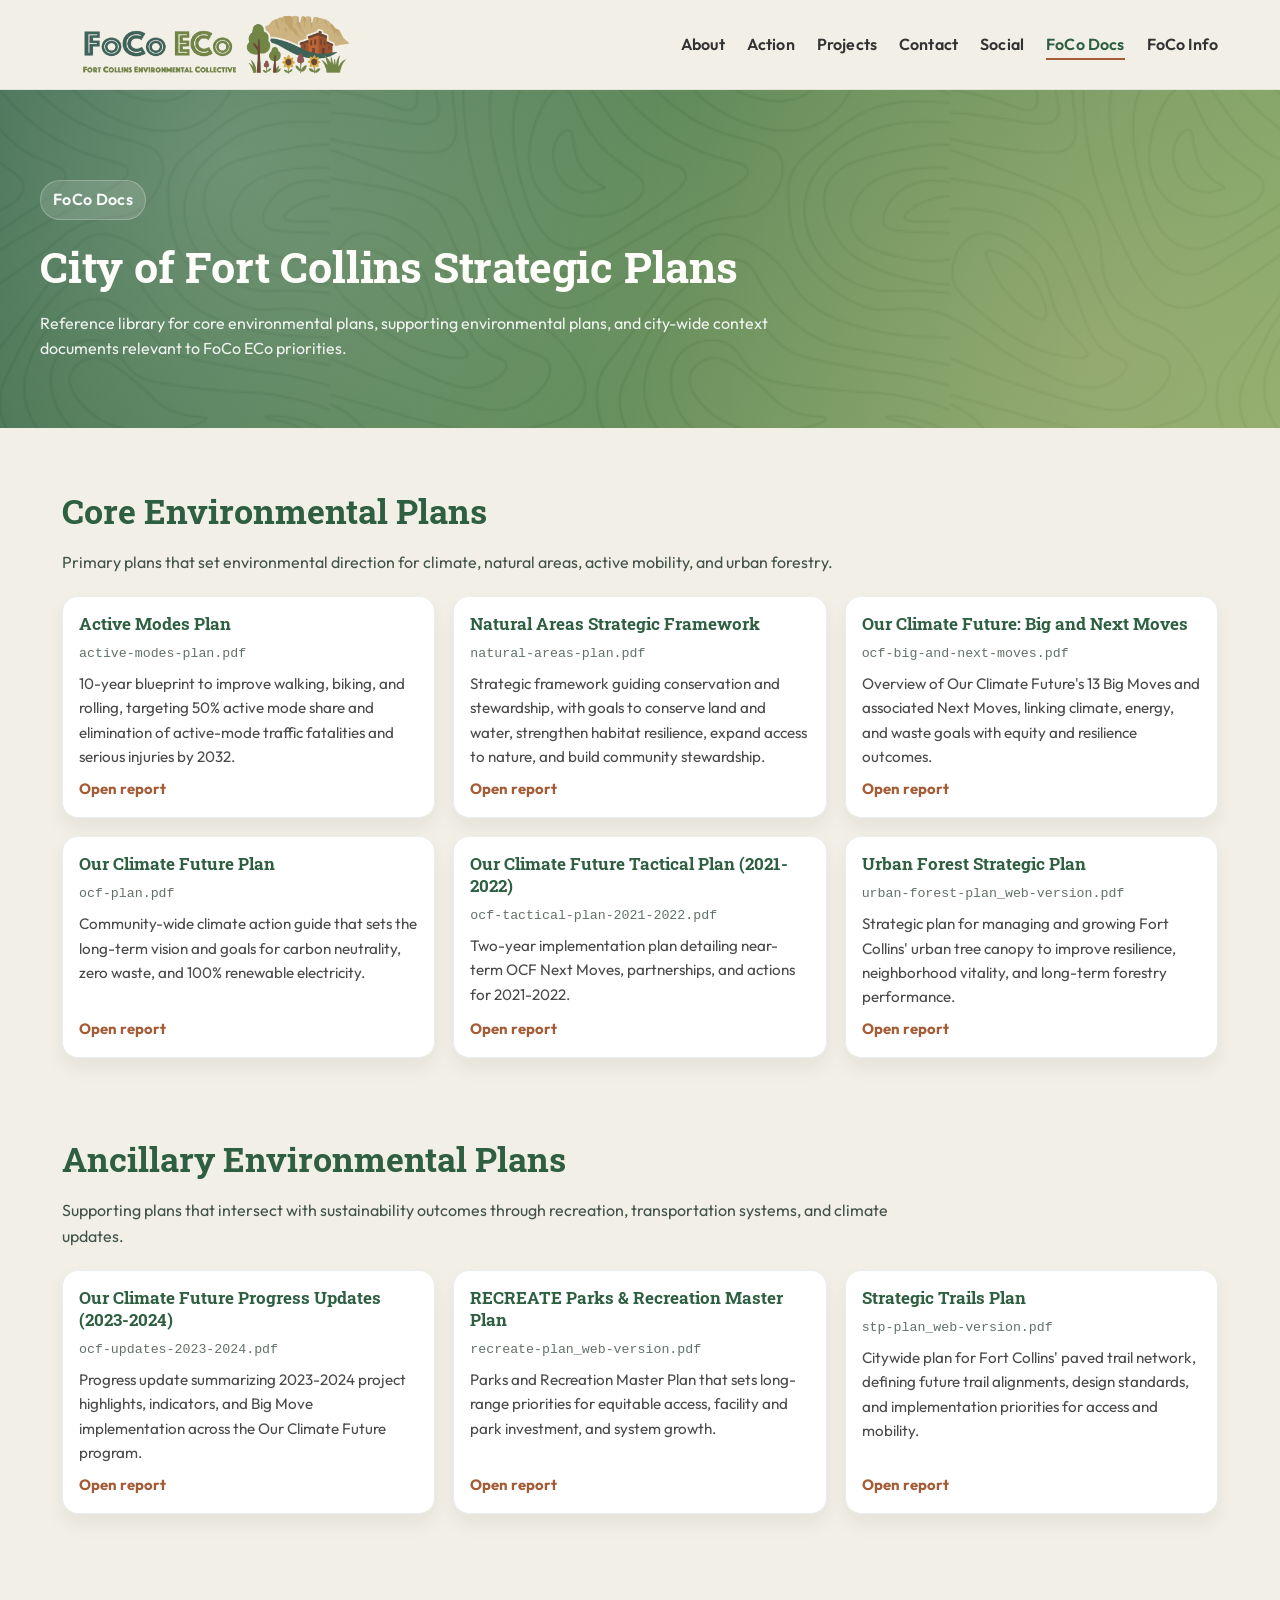
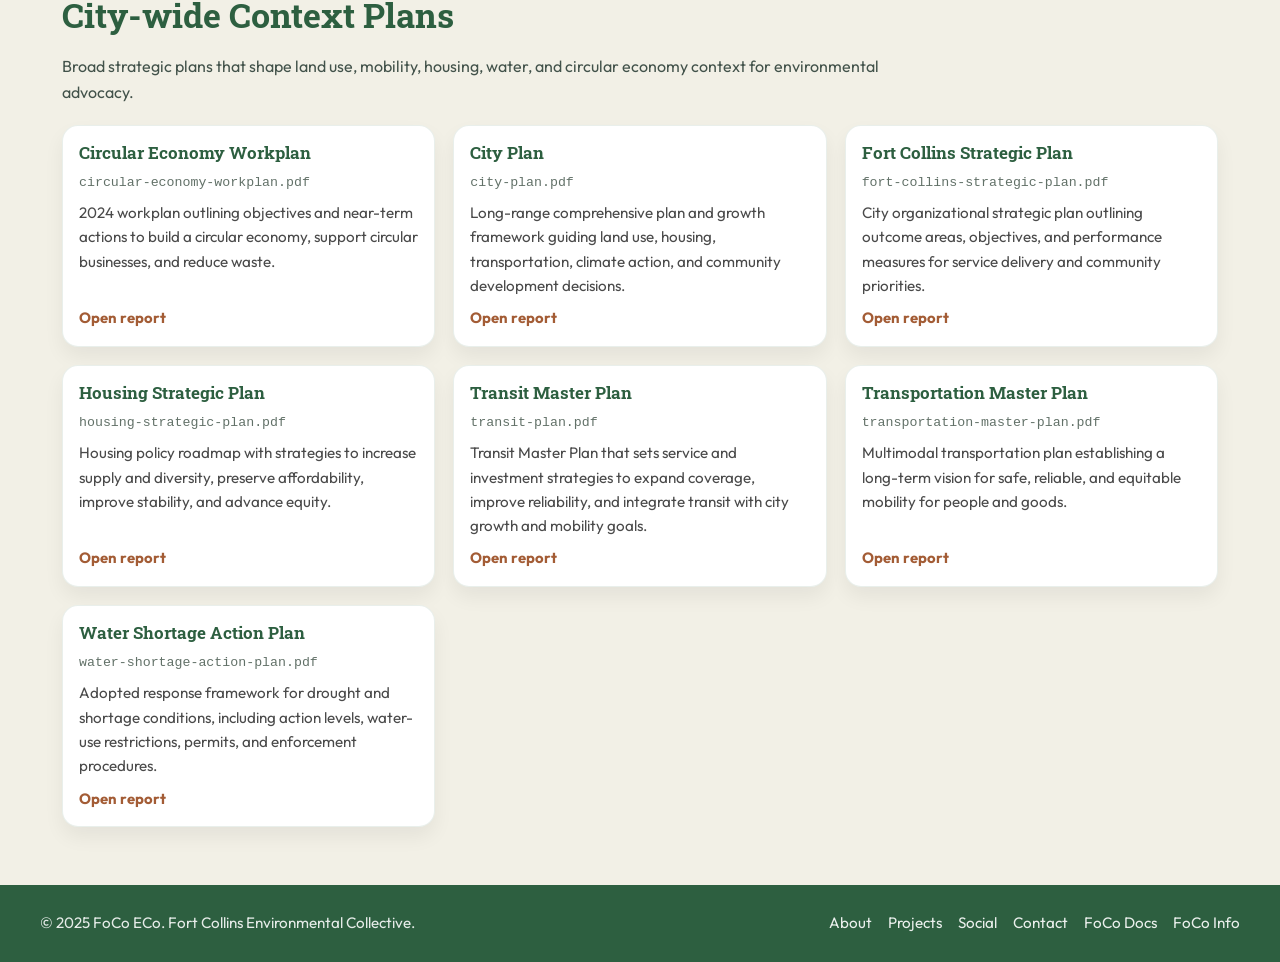
<file: foco-docs.html>
<!DOCTYPE html>
<html lang="en">
<head>
  <meta charset="UTF-8">
  <meta name="viewport" content="width=device-width, initial-scale=1.0">
  <title>FoCo Docs | Fort Collins Environmental Collective</title>
  <meta name="description" content="FoCo Docs is a reference library of Fort Collins strategic plans covering climate, natural areas, transportation, housing, water, and related policy context.">
  <meta name="robots" content="index,follow,max-image-preview:large,max-snippet:-1,max-video-preview:-1">
  <link rel="canonical" href="https://foco-eco.org/foco-docs.html">
  <meta property="og:type" content="website">
  <meta property="og:site_name" content="FoCo ECo">
  <meta property="og:locale" content="en_US">
  <meta property="og:title" content="FoCo Docs | Fort Collins Environmental Collective">
  <meta property="og:description" content="Reference library of Fort Collins strategic plans covering climate, natural areas, transportation, housing, water, and related policy context.">
  <meta property="og:url" content="https://foco-eco.org/foco-docs.html">
  <meta property="og:image" content="https://foco-eco.org/img/banner.jpg">
  <meta name="twitter:card" content="summary_large_image">
  <meta name="twitter:title" content="FoCo Docs | Fort Collins Environmental Collective">
  <meta name="twitter:description" content="Reference library of Fort Collins strategic plans covering climate, natural areas, transportation, housing, water, and related policy context.">
  <meta name="twitter:image" content="https://foco-eco.org/img/banner.jpg">
  <meta name="theme-color" content="#2D5F40">
  <link rel="manifest" href="img/site.webmanifest">
  <link rel="preconnect" href="https://fonts.googleapis.com">
  <link rel="preconnect" href="https://fonts.gstatic.com" crossorigin>
  <link href="https://fonts.googleapis.com/css2?family=Roboto+Slab:wght@100..900&family=Outfit:wght@400;600;700&display=swap" rel="stylesheet">
  <link rel="stylesheet" href="style.css">
  <link rel="icon" type="image/png" href="img/favicon_32.png">
  <script type="application/ld+json">
    {
      "@context": "https://schema.org",
      "@graph": [
        {
          "@type": "Organization",
          "@id": "https://foco-eco.org/#organization",
          "name": "Fort Collins Environmental Collective",
          "alternateName": "FoCo ECo",
          "url": "https://foco-eco.org/",
          "logo": "https://foco-eco.org/img/FoCoECo_Logo_Trans_H.png",
          "email": "mailto:ericjensen41@gmail.com",
          "sameAs": [
            "https://focoeco.substack.com/",
            "https://app.foco-eco.org"
          ]
        },
        {
          "@type": "WebSite",
          "@id": "https://foco-eco.org/#website",
          "url": "https://foco-eco.org/",
          "name": "FoCo ECo",
          "inLanguage": "en-US",
          "publisher": {
            "@id": "https://foco-eco.org/#organization"
          }
        },
        {
          "@type": "CollectionPage",
          "@id": "https://foco-eco.org/foco-docs.html#webpage",
          "url": "https://foco-eco.org/foco-docs.html",
          "name": "FoCo Docs | Fort Collins Environmental Collective",
          "description": "FoCo Docs is a reference library of Fort Collins strategic plans covering climate, natural areas, transportation, housing, water, and related policy context.",
          "isPartOf": {
            "@id": "https://foco-eco.org/#website"
          },
          "about": {
            "@id": "https://foco-eco.org/#organization"
          }
        }
      ]
    }
  </script>
</head>
<body>
  <header id="top">
    <div class="nav">
      <a class="brand" href="index.html#top">
        <img src="img/FoCoECo_Logo_Trans_H.png" alt="FoCo ECo logo" width="3973" height="811">
      </a>
      <nav aria-label="Main navigation">
        <ul>
          <li><a href="index.html#about">About</a></li>
          <li><a href="index.html#up-to">Action</a></li>
          <li><a href="index.html#projects">Projects</a></li>
          <li><a href="index.html#contact">Contact</a></li>
          <li><a href="index.html#social">Social</a></li>
          <li><a href="foco-docs.html" aria-current="page">FoCo Docs</a></li>
          <li><a href="https://app.foco-eco.org" target="_blank" rel="noopener noreferrer">FoCo Info</a></li>
        </ul>
      </nav>
      <button class="menu-toggle" aria-expanded="false" aria-controls="mobile-menu" aria-label="Toggle menu">☰</button>
    </div>
  </header>

  <div class="mobile-menu" id="mobile-menu">
    <a href="index.html#about">About</a>
    <a href="index.html#up-to">Action</a>
    <a href="index.html#projects">Projects</a>
    <a href="index.html#contact">Contact</a>
    <a href="index.html#social">Social</a>
    <a href="foco-docs.html" aria-current="page">FoCo Docs</a>
    <a href="https://app.foco-eco.org" target="_blank" rel="noopener noreferrer">FoCo Info</a>
  </div>

  <main>
    <section class="docs-hero">
      <div class="docs-hero-inner">
        <div class="eyebrow">FoCo Docs</div>
        <h1>City of Fort Collins Strategic Plans</h1>
        <p>Reference library for core environmental plans, supporting environmental plans, and city-wide context documents relevant to FoCo ECo priorities.</p>
      </div>
    </section>

    <section class="section docs-section" id="core-environmental" aria-labelledby="core-environmental-title">
      <div class="docs-section-heading">
        <h2 id="core-environmental-title">Core Environmental Plans</h2>
        <p>Primary plans that set environmental direction for climate, natural areas, active mobility, and urban forestry.</p>
      </div>
      <div class="docs-grid">
        <article class="doc-card" aria-label="Open Active Modes Plan PDF" data-pdf="https://storage.googleapis.com/foco-info/city_advisor/core_environmental/active-modes-plan.pdf" data-title="Active Modes Plan" data-filename="active-modes-plan.pdf" data-description="10-year blueprint to improve walking, biking, and rolling, targeting 50% active mode share and elimination of active-mode traffic fatalities and serious injuries by 2032.">
          <h3>Active Modes Plan</h3>
          <p class="doc-filename">active-modes-plan.pdf</p>
          <p>10-year blueprint to improve walking, biking, and rolling, targeting 50% active mode share and elimination of active-mode traffic fatalities and serious injuries by 2032.</p>
          <a class="doc-card-link" href="https://storage.googleapis.com/foco-info/city_advisor/core_environmental/active-modes-plan.pdf" target="_blank" rel="noopener noreferrer">Open report</a>
        </article>

        <article class="doc-card" aria-label="Open Natural Areas Plan PDF" data-pdf="https://storage.googleapis.com/foco-info/city_advisor/core_environmental/natural-areas-plan.pdf" data-title="Natural Areas Strategic Framework" data-filename="natural-areas-plan.pdf" data-description="Strategic framework guiding conservation and stewardship, with goals to conserve land and water, strengthen habitat resilience, expand access to nature, and build community stewardship.">
          <h3>Natural Areas Strategic Framework</h3>
          <p class="doc-filename">natural-areas-plan.pdf</p>
          <p>Strategic framework guiding conservation and stewardship, with goals to conserve land and water, strengthen habitat resilience, expand access to nature, and build community stewardship.</p>
          <a class="doc-card-link" href="https://storage.googleapis.com/foco-info/city_advisor/core_environmental/natural-areas-plan.pdf" target="_blank" rel="noopener noreferrer">Open report</a>
        </article>

        <article class="doc-card" aria-label="Open OCF Big and Next Moves PDF" data-pdf="https://storage.googleapis.com/foco-info/city_advisor/core_environmental/ocf-big-and-next-moves.pdf" data-title="Our Climate Future: Big and Next Moves" data-filename="ocf-big-and-next-moves.pdf" data-description="Overview of Our Climate Future's 13 Big Moves and associated Next Moves, linking climate, energy, and waste goals with equity and resilience outcomes.">
          <h3>Our Climate Future: Big and Next Moves</h3>
          <p class="doc-filename">ocf-big-and-next-moves.pdf</p>
          <p>Overview of Our Climate Future's 13 Big Moves and associated Next Moves, linking climate, energy, and waste goals with equity and resilience outcomes.</p>
          <a class="doc-card-link" href="https://storage.googleapis.com/foco-info/city_advisor/core_environmental/ocf-big-and-next-moves.pdf" target="_blank" rel="noopener noreferrer">Open report</a>
        </article>

        <article class="doc-card" aria-label="Open OCF Plan PDF" data-pdf="https://storage.googleapis.com/foco-info/city_advisor/core_environmental/ocf-plan.pdf" data-title="Our Climate Future Plan" data-filename="ocf-plan.pdf" data-description="Community-wide climate action guide that sets the long-term vision and goals for carbon neutrality, zero waste, and 100% renewable electricity.">
          <h3>Our Climate Future Plan</h3>
          <p class="doc-filename">ocf-plan.pdf</p>
          <p>Community-wide climate action guide that sets the long-term vision and goals for carbon neutrality, zero waste, and 100% renewable electricity.</p>
          <a class="doc-card-link" href="https://storage.googleapis.com/foco-info/city_advisor/core_environmental/ocf-plan.pdf" target="_blank" rel="noopener noreferrer">Open report</a>
        </article>

        <article class="doc-card" aria-label="Open OCF Tactical Plan 2021-2022 PDF" data-pdf="https://storage.googleapis.com/foco-info/city_advisor/core_environmental/ocf-tactical-plan-2021-2022.pdf" data-title="Our Climate Future Tactical Plan (2021-2022)" data-filename="ocf-tactical-plan-2021-2022.pdf" data-description="Two-year implementation plan detailing near-term OCF Next Moves, partnerships, and actions for 2021-2022.">
          <h3>Our Climate Future Tactical Plan (2021-2022)</h3>
          <p class="doc-filename">ocf-tactical-plan-2021-2022.pdf</p>
          <p>Two-year implementation plan detailing near-term OCF Next Moves, partnerships, and actions for 2021-2022.</p>
          <a class="doc-card-link" href="https://storage.googleapis.com/foco-info/city_advisor/core_environmental/ocf-tactical-plan-2021-2022.pdf" target="_blank" rel="noopener noreferrer">Open report</a>
        </article>

        <article class="doc-card" aria-label="Open Urban Forest Plan PDF" data-pdf="https://storage.googleapis.com/foco-info/city_advisor/core_environmental/urban-forest-plan_web-version.pdf" data-title="Urban Forest Strategic Plan" data-filename="urban-forest-plan_web-version.pdf" data-description="Strategic plan for managing and growing Fort Collins' urban tree canopy to improve resilience, neighborhood vitality, and long-term forestry performance.">
          <h3>Urban Forest Strategic Plan</h3>
          <p class="doc-filename">urban-forest-plan_web-version.pdf</p>
          <p>Strategic plan for managing and growing Fort Collins' urban tree canopy to improve resilience, neighborhood vitality, and long-term forestry performance.</p>
          <a class="doc-card-link" href="https://storage.googleapis.com/foco-info/city_advisor/core_environmental/urban-forest-plan_web-version.pdf" target="_blank" rel="noopener noreferrer">Open report</a>
        </article>
      </div>
    </section>

    <section class="section docs-section" id="ancillary-environmental" aria-labelledby="ancillary-environmental-title">
      <div class="docs-section-heading">
        <h2 id="ancillary-environmental-title">Ancillary Environmental Plans</h2>
        <p>Supporting plans that intersect with sustainability outcomes through recreation, transportation systems, and climate updates.</p>
      </div>
      <div class="docs-grid">
        <article class="doc-card" aria-label="Open OCF Updates 2023-2024 PDF" data-pdf="https://storage.googleapis.com/foco-info/city_advisor/ancillary_environmental/ocf-updates-2023-2024.pdf" data-title="Our Climate Future Progress Updates (2023-2024)" data-filename="ocf-updates-2023-2024.pdf" data-description="Progress update summarizing 2023-2024 project highlights, indicators, and Big Move implementation across the Our Climate Future program.">
          <h3>Our Climate Future Progress Updates (2023-2024)</h3>
          <p class="doc-filename">ocf-updates-2023-2024.pdf</p>
          <p>Progress update summarizing 2023-2024 project highlights, indicators, and Big Move implementation across the Our Climate Future program.</p>
          <a class="doc-card-link" href="https://storage.googleapis.com/foco-info/city_advisor/ancillary_environmental/ocf-updates-2023-2024.pdf" target="_blank" rel="noopener noreferrer">Open report</a>
        </article>

        <article class="doc-card" aria-label="Open Recreate Plan PDF" data-pdf="https://storage.googleapis.com/foco-info/city_advisor/ancillary_environmental/recreate-plan_web-version.pdf" data-title="RECREATE Parks & Recreation Master Plan" data-filename="recreate-plan_web-version.pdf" data-description="Parks and Recreation Master Plan that sets long-range priorities for equitable access, facility and park investment, and system growth.">
          <h3>RECREATE Parks &amp; Recreation Master Plan</h3>
          <p class="doc-filename">recreate-plan_web-version.pdf</p>
          <p>Parks and Recreation Master Plan that sets long-range priorities for equitable access, facility and park investment, and system growth.</p>
          <a class="doc-card-link" href="https://storage.googleapis.com/foco-info/city_advisor/ancillary_environmental/recreate-plan_web-version.pdf" target="_blank" rel="noopener noreferrer">Open report</a>
        </article>

        <article class="doc-card" aria-label="Open Strategic Trails Plan PDF" data-pdf="https://storage.googleapis.com/foco-info/city_advisor/ancillary_environmental/stp-plan_web-version.pdf" data-title="Strategic Trails Plan" data-filename="stp-plan_web-version.pdf" data-description="Citywide plan for Fort Collins' paved trail network, defining future trail alignments, design standards, and implementation priorities for access and mobility.">
          <h3>Strategic Trails Plan</h3>
          <p class="doc-filename">stp-plan_web-version.pdf</p>
          <p>Citywide plan for Fort Collins' paved trail network, defining future trail alignments, design standards, and implementation priorities for access and mobility.</p>
          <a class="doc-card-link" href="https://storage.googleapis.com/foco-info/city_advisor/ancillary_environmental/stp-plan_web-version.pdf" target="_blank" rel="noopener noreferrer">Open report</a>
        </article>
      </div>
    </section>

    <section class="section docs-section" id="citywide-context" aria-labelledby="citywide-context-title">
      <div class="docs-section-heading">
        <h2 id="citywide-context-title">City-wide Context Plans</h2>
        <p>Broad strategic plans that shape land use, mobility, housing, water, and circular economy context for environmental advocacy.</p>
      </div>
      <div class="docs-grid">
        <article class="doc-card" aria-label="Open Circular Economy Workplan PDF" data-pdf="https://storage.googleapis.com/foco-info/city_advisor/citywide_context/circular-economy-workplan.pdf" data-title="Circular Economy Workplan" data-filename="circular-economy-workplan.pdf" data-description="2024 workplan outlining objectives and near-term actions to build a circular economy, support circular businesses, and reduce waste.">
          <h3>Circular Economy Workplan</h3>
          <p class="doc-filename">circular-economy-workplan.pdf</p>
          <p>2024 workplan outlining objectives and near-term actions to build a circular economy, support circular businesses, and reduce waste.</p>
          <a class="doc-card-link" href="https://storage.googleapis.com/foco-info/city_advisor/citywide_context/circular-economy-workplan.pdf" target="_blank" rel="noopener noreferrer">Open report</a>
        </article>

        <article class="doc-card" aria-label="Open City Plan PDF" data-pdf="https://storage.googleapis.com/foco-info/city_advisor/citywide_context/city-plan.pdf" data-title="City Plan" data-filename="city-plan.pdf" data-description="Long-range comprehensive plan and growth framework guiding land use, housing, transportation, climate action, and community development decisions.">
          <h3>City Plan</h3>
          <p class="doc-filename">city-plan.pdf</p>
          <p>Long-range comprehensive plan and growth framework guiding land use, housing, transportation, climate action, and community development decisions.</p>
          <a class="doc-card-link" href="https://storage.googleapis.com/foco-info/city_advisor/citywide_context/city-plan.pdf" target="_blank" rel="noopener noreferrer">Open report</a>
        </article>

        <article class="doc-card" aria-label="Open Fort Collins Strategic Plan PDF" data-pdf="https://storage.googleapis.com/foco-info/city_advisor/citywide_context/fort-collins-strategic-plan.pdf" data-title="Fort Collins Strategic Plan" data-filename="fort-collins-strategic-plan.pdf" data-description="City organizational strategic plan outlining outcome areas, objectives, and performance measures for service delivery and community priorities.">
          <h3>Fort Collins Strategic Plan</h3>
          <p class="doc-filename">fort-collins-strategic-plan.pdf</p>
          <p>City organizational strategic plan outlining outcome areas, objectives, and performance measures for service delivery and community priorities.</p>
          <a class="doc-card-link" href="https://storage.googleapis.com/foco-info/city_advisor/citywide_context/fort-collins-strategic-plan.pdf" target="_blank" rel="noopener noreferrer">Open report</a>
        </article>

        <article class="doc-card" aria-label="Open Housing Strategic Plan PDF" data-pdf="https://storage.googleapis.com/foco-info/city_advisor/citywide_context/housing-strategic-plan.pdf" data-title="Housing Strategic Plan" data-filename="housing-strategic-plan.pdf" data-description="Housing policy roadmap with strategies to increase supply and diversity, preserve affordability, improve stability, and advance equity.">
          <h3>Housing Strategic Plan</h3>
          <p class="doc-filename">housing-strategic-plan.pdf</p>
          <p>Housing policy roadmap with strategies to increase supply and diversity, preserve affordability, improve stability, and advance equity.</p>
          <a class="doc-card-link" href="https://storage.googleapis.com/foco-info/city_advisor/citywide_context/housing-strategic-plan.pdf" target="_blank" rel="noopener noreferrer">Open report</a>
        </article>

        <article class="doc-card" aria-label="Open Transit Plan PDF" data-pdf="https://storage.googleapis.com/foco-info/city_advisor/citywide_context/transit-plan.pdf" data-title="Transit Master Plan" data-filename="transit-plan.pdf" data-description="Transit Master Plan that sets service and investment strategies to expand coverage, improve reliability, and integrate transit with city growth and mobility goals.">
          <h3>Transit Master Plan</h3>
          <p class="doc-filename">transit-plan.pdf</p>
          <p>Transit Master Plan that sets service and investment strategies to expand coverage, improve reliability, and integrate transit with city growth and mobility goals.</p>
          <a class="doc-card-link" href="https://storage.googleapis.com/foco-info/city_advisor/citywide_context/transit-plan.pdf" target="_blank" rel="noopener noreferrer">Open report</a>
        </article>

        <article class="doc-card" aria-label="Open Transportation Master Plan PDF" data-pdf="https://storage.googleapis.com/foco-info/city_advisor/citywide_context/transportation-master-plan.pdf" data-title="Transportation Master Plan" data-filename="transportation-master-plan.pdf" data-description="Multimodal transportation plan establishing a long-term vision for safe, reliable, and equitable mobility for people and goods.">
          <h3>Transportation Master Plan</h3>
          <p class="doc-filename">transportation-master-plan.pdf</p>
          <p>Multimodal transportation plan establishing a long-term vision for safe, reliable, and equitable mobility for people and goods.</p>
          <a class="doc-card-link" href="https://storage.googleapis.com/foco-info/city_advisor/citywide_context/transportation-master-plan.pdf" target="_blank" rel="noopener noreferrer">Open report</a>
        </article>

        <article class="doc-card" aria-label="Open Water Shortage Action Plan PDF" data-pdf="https://storage.googleapis.com/foco-info/city_advisor/citywide_context/water-shortage-action-plan.pdf" data-title="Water Shortage Action Plan" data-filename="water-shortage-action-plan.pdf" data-description="Adopted response framework for drought and shortage conditions, including action levels, water-use restrictions, permits, and enforcement procedures.">
          <h3>Water Shortage Action Plan</h3>
          <p class="doc-filename">water-shortage-action-plan.pdf</p>
          <p>Adopted response framework for drought and shortage conditions, including action levels, water-use restrictions, permits, and enforcement procedures.</p>
          <a class="doc-card-link" href="https://storage.googleapis.com/foco-info/city_advisor/citywide_context/water-shortage-action-plan.pdf" target="_blank" rel="noopener noreferrer">Open report</a>
        </article>
      </div>
    </section>
  </main>

  <div class="modal" id="pdf-modal" role="dialog" aria-modal="true" aria-labelledby="pdf-modal-title">
    <div class="modal-backdrop" data-pdf-close></div>
    <div class="modal-content pdf-modal-content">
      <button class="modal-close" aria-label="Close PDF viewer" data-pdf-close>×</button>
      <div class="pdf-modal-header">
        <h3 id="pdf-modal-title">Plan Document</h3>
        <a id="pdf-modal-link" class="pdf-modal-link" href="#" target="_blank" rel="noopener noreferrer">Open in new tab</a>
      </div>
      <p id="pdf-modal-desc" class="pdf-modal-desc">Plan summary</p>
      <iframe id="pdf-modal-frame" class="pdf-modal-frame" title="City plan PDF viewer" src="about:blank" loading="lazy"></iframe>
    </div>
  </div>

  <footer>
    <div class="footer-inner">
      <span>© 2025 FoCo ECo. Fort Collins Environmental Collective.</span>
      <div class="footer-links">
        <a href="index.html#about">About</a>
        <a href="index.html#projects">Projects</a>
        <a href="index.html#social">Social</a>
        <a href="index.html#contact">Contact</a>
        <a href="foco-docs.html">FoCo Docs</a>
        <a href="https://app.foco-eco.org" target="_blank" rel="noopener noreferrer">FoCo Info</a>
      </div>
    </div>
  </footer>

  <script src="script.js"></script>
</body>
</html>
</file>
<file: style.css>
:root {
  --primary: #2D5F40;
  --secondary: #7CA65C;
  --accent: #A35C35;
  --neutral: #C6B787;
  --bg-color: #F2F0E6;
  --text-color: #333333;
  --light-text: #FFFFFF;
  --shadow-soft: 0 12px 30px rgba(0, 0, 0, 0.08);
  --shadow-card: 0 10px 20px rgba(0, 0, 0, 0.06);
  --max-width: 1200px;
}

* {
  box-sizing: border-box;
}

body {
  margin: 0;
  font-family: 'Outfit', 'Open Sans', system-ui, -apple-system, sans-serif;
  background: var(--bg-color);
  color: var(--text-color);
  line-height: 1.6;
}

a {
  color: inherit;
  text-decoration: none;
}

.sr-only {
  position: absolute;
  width: 1px;
  height: 1px;
  padding: 0;
  margin: -1px;
  overflow: hidden;
  clip: rect(0, 0, 0, 0);
  border: 0;
}

.scroll-fade {
  opacity: 1;
  transform: translateY(0);
  transition: opacity 0.65s ease-out, transform 0.75s cubic-bezier(0.2, 0.7, 0.2, 1);
  will-change: opacity, transform;
}

.scroll-fade.is-hidden {
  opacity: 0;
  transform: translateY(24px);
}

.scroll-fade.is-visible {
  opacity: 1;
  transform: translateY(0);
}

img {
  max-width: 100%;
  display: block;
}

header {
  position: sticky;
  top: 0;
  z-index: 20;
  backdrop-filter: blur(10px);
  background: rgba(242, 240, 230, 0.9);
  border-bottom: 1px solid rgba(45, 95, 64, 0.08);
}

.nav {
  display: flex;
  align-items: center;
  justify-content: space-between;
  max-width: var(--max-width);
  margin: 0 auto;
  padding: 14px 22px;
  gap: 18px;
}

.brand {
  display: flex;
  align-items: center;
  gap: 12px;
  font-family: 'Roboto Slab', serif;
  font-weight: 700;
  color: var(--primary);
}

.brand img {
  width: 300px;
  height: auto;
}

nav ul {
  list-style: none;
  display: flex;
  align-items: center;
  gap: 22px;
  padding: 0;
  margin: 0;
  font-weight: 600;
  letter-spacing: 0.01em;
}

nav a {
  position: relative;
  padding: 6px 0;
}

nav a::after {
  content: '';
  position: absolute;
  left: 0;
  bottom: 0;
  width: 100%;
  height: 2px;
  background: var(--accent);
  transform: scaleX(0);
  transform-origin: left;
  transition: transform 0.2s ease;
}

nav a:focus-visible,
nav a:hover {
  outline: none;
  color: var(--primary);
}

nav a:hover::after,
nav a:focus-visible::after {
  transform: scaleX(1);
}

nav a[aria-current="page"] {
  color: var(--primary);
}

nav a[aria-current="page"]::after {
  transform: scaleX(1);
}

.donate-btn {
  background: var(--accent);
  color: var(--light-text);
  border: none;
  border-radius: 999px;
  padding: 10px 20px;
  font-weight: 700;
  cursor: pointer;
  box-shadow: var(--shadow-soft);
  transition: transform 0.2s ease, box-shadow 0.2s ease, background 0.2s ease;
}

.donate-btn:hover,
.donate-btn:focus-visible {
  transform: translateY(-1px);
  box-shadow: 0 14px 30px rgba(163, 92, 53, 0.25);
  background: #8f4e2f;
  outline: none;
}

.menu-toggle {
  display: none;
  background: var(--primary);
  color: var(--light-text);
  border: none;
  padding: 10px 12px;
  border-radius: 10px;
  cursor: pointer;
}

.hero {
  position: relative;
  padding: 120px 0 90px;
  color: var(--text-color);
  background: linear-gradient(120deg, rgba(45, 95, 64, 0.35), rgba(124, 166, 92, 0.06)), url('img/banner.jpg') center/cover no-repeat;
  overflow: hidden;
}

.hero::before {
  content: '';
  position: absolute;
  inset: 0;
  background: linear-gradient(90deg, rgba(24, 54, 36, 0.72) 0%, rgba(24, 54, 36, 0.38) 45%, rgba(24, 54, 36, 0.08) 70%, rgba(24, 54, 36, 0) 100%);
  z-index: 0;
}

.hero::after {
  content: '';
  position: absolute;
  inset: 0;
  background:
    linear-gradient(90deg, rgba(242, 240, 230, 0) 0%, rgba(242, 240, 230, 0.30) 40%, rgba(242, 240, 230, 0.95) 70%),
    linear-gradient(180deg, rgba(242, 240, 230, 0) 0%, rgba(242, 240, 230, 0.12) 45%, rgba(242, 240, 230, 0.85) 100%);
}

.hero-grid {
  position: relative;
  z-index: 1;
  max-width: var(--max-width);
  margin: 0 auto;
  padding: 0 22px;
  display: grid;
  grid-template-columns: repeat(auto-fit, minmax(320px, 1fr));
  align-items: center;
  gap: 40px;
}

.hero-grid .hero-visual {
  justify-self: end;
}

.hero-copy h1 {
  font-family: 'Roboto Slab', serif;
  font-size: clamp(1.8rem, 2.5vw + 1rem, 2.8rem);
  margin: 0 0 16px;
  color: #fffdfa;
  letter-spacing: -0.5px;
  text-shadow:
    0 10px 24px rgba(0, 0, 0, 0.45),
    0 3px 8px rgba(0, 0, 0, 0.35);
}

.hero-copy p {
  font-size: 1.05rem;
  margin: 0 0 22px;
  color: #f8f6f1;
  letter-spacing: -0.5px;
  text-shadow: 0 6px 16px rgba(0, 0, 0, 0.35);
}

.hero .eyebrow {
  color: #f2f0e6;
  background: rgba(255, 255, 255, 0.18);
  border: 1px solid rgba(255, 255, 255, 0.2);
}

.cta-row {
  display: flex;
  gap: 12px;
  flex-wrap: wrap;
}

.cta-primary {
  display: inline-block;
  background: var(--secondary);
  color: var(--light-text);
  border: none;
  border-radius: 10px;
  padding: 12px 20px;
  font-weight: 700;
  cursor: pointer;
  box-shadow: var(--shadow-soft);
  transition: transform 0.2s ease, box-shadow 0.2s ease, background 0.2s ease;
}

.cta-primary:hover,
.cta-primary:focus-visible {
  transform: translateY(-1px);
  box-shadow: 0 14px 32px rgba(124, 166, 92, 0.35);
  background: #6b9450;
  outline: none;
}

.cta-secondary {
  display: inline-block;
  background: #f7fbf7;
  color: #0f2016;
  border: 2px solid rgba(45, 95, 64, 0.65);
  border-radius: 10px;
  padding: 10px 18px;
  font-weight: 700;
  cursor: pointer;
  transition: transform 0.2s ease, background 0.2s ease, color 0.2s ease;
}

.cta-secondary:hover,
.cta-secondary:focus-visible {
  transform: translateY(-1px);
  background: var(--primary);
  color: var(--light-text);
  border-color: var(--primary);
  outline: none;
}

.hero-visual {
  justify-self: center;
  position: relative;
  width: min(520px, 100%);
  padding: 0;
  background: transparent;
  border: none;
  box-shadow: none;
  transform: translateY(4px);
  filter: drop-shadow(0 18px 28px rgba(0, 0, 0, 0.18));
}

.hero-visual img {
  width: 100%;
  height: auto;
  display: block;
  filter:
    drop-shadow(0 0 20px rgba(255, 255, 255, 0.85))
    drop-shadow(0 0 40px rgba(255, 255, 255, 0.5));
}

.hero-visual::before {
  content: '';
  position: absolute;
  inset: 0;
  display: none;
}

.docs-hero {
  position: relative;
  padding: 90px 22px 66px;
  background:
    linear-gradient(120deg, rgba(45, 95, 64, 0.92), rgba(124, 166, 92, 0.9)),
    url('img/topo.png') center/620px repeat;
  color: rgba(255, 255, 255, 0.95);
  overflow: hidden;
}

.docs-hero::before {
  content: '';
  position: absolute;
  inset: 0;
  background:
    radial-gradient(circle at 18% 20%, rgba(255, 255, 255, 0.20), rgba(255, 255, 255, 0) 44%),
    radial-gradient(circle at 86% 78%, rgba(198, 183, 135, 0.32), rgba(198, 183, 135, 0) 46%);
}

.docs-hero-inner {
  position: relative;
  z-index: 1;
  max-width: var(--max-width);
  margin: 0 auto;
}

.docs-hero h1 {
  margin: 0 0 10px;
  font-family: 'Roboto Slab', serif;
  font-size: clamp(1.85rem, 2.4vw + 1rem, 2.7rem);
  color: #fffdfa;
  letter-spacing: -0.2px;
}

.docs-hero p {
  margin: 0;
  max-width: 780px;
  color: rgba(255, 255, 255, 0.9);
}

.docs-hero .eyebrow {
  background: rgba(255, 255, 255, 0.14);
  border: 1px solid rgba(255, 255, 255, 0.24);
  color: rgba(255, 255, 255, 0.95);
}

.section {
  max-width: var(--max-width);
  margin: 0 auto;
  padding: 70px 22px;
}

.section h2 {
  font-family: 'Roboto Slab', serif;
  font-size: clamp(1.8rem, 1.4vw + 1rem, 2.4rem);
  color: var(--primary);
  margin: 0 0 12px;
}

.eyebrow {
  display: inline-block;
  padding: 6px 12px;
  border-radius: 999px;
  background: rgba(45, 95, 64, 0.08);
  color: var(--primary);
  font-weight: 600;
  margin-bottom: 12px;
  letter-spacing: 0.02em;
}

.about {
  display: grid;
  grid-template-columns: repeat(auto-fit, minmax(300px, 1fr));
  gap: 36px;
  align-items: center;
  background: var(--bg-color);
}

.about-visual {
  position: relative;
  width: 100%;
  border-radius: 20px;
  overflow: hidden;
  background: linear-gradient(135deg, rgba(45, 95, 64, 0.15), rgba(163, 92, 53, 0.12)), #e8e2cf;
  min-height: 260px;
  box-shadow: var(--shadow-card);
  isolation: isolate;
}

.about-visual img {
  width: 100%;
  height: 100%;
  object-fit: cover;
  display: block;
}

.about-visual::before {
  content: '';
  position: absolute;
  inset: 0;
  opacity: 0.45;
  background-image: radial-gradient(circle at 30% 20%, rgba(195, 183, 135, 0.4) 0, rgba(195, 183, 135, 0) 40%), radial-gradient(circle at 80% 10%, rgba(124, 166, 92, 0.35) 0, rgba(124, 166, 92, 0) 35%), repeating-linear-gradient(45deg, rgba(45, 95, 64, 0.06), rgba(45, 95, 64, 0.06) 14px, rgba(45, 95, 64, 0.03) 14px, rgba(45, 95, 64, 0.03) 28px);
}

.about-visual::after {
  content: '';
  position: absolute;
  inset: 16px;
  border-radius: 16px;
  border: 2px dashed rgba(45, 95, 64, 0.25);
  mix-blend-mode: multiply;
}

.about p {
  margin: 0 0 14px;
}

.about-list {
  display: grid;
  grid-template-columns: repeat(auto-fit, minmax(200px, 1fr));
  gap: 12px;
  padding: 0;
  margin: 14px 0 0;
  list-style: none;
}

.about-list li {
  padding: 10px 12px;
  background: rgba(45, 95, 64, 0.08);
  border-radius: 10px;
  font-weight: 600;
  color: var(--primary);
}

.updates {
  background: linear-gradient(135deg, rgba(34, 82, 50, 0.95), rgba(91, 143, 70, 0.92));
  max-width: none;
  width: 100%;
  margin: 0;
  padding: 70px 22px;
  border-radius: 0;
  color: rgba(255, 255, 255, 0.95);
  position: relative;
  overflow: hidden;
  isolation: isolate;
}

.updates::before {
  content: '';
  position: absolute;
  inset: 0;
  background: url('img/topo.png') center/620px repeat;
  opacity: 0.24;
  pointer-events: none;
  z-index: 0;
}

.updates-inner {
  max-width: var(--max-width);
  margin-left: auto;
  margin-right: auto;
  position: relative;
  z-index: 1;
}

.updates h2 {
  color: var(--light-text);
}

.updates .eyebrow {
  background: rgba(255, 255, 255, 0.16);
  border: 1px solid rgba(255, 255, 255, 0.28);
  color: rgba(255, 255, 255, 0.94);
}

.updates-carousel {
  margin-top: 22px;
  display: grid;
  grid-template-columns: auto minmax(0, 1fr) auto;
  grid-template-areas:
    "prev track next"
    "dots dots dots";
  align-items: center;
  column-gap: 14px;
  row-gap: 16px;
}

.carousel-track {
  grid-area: track;
  width: 100%;
  overflow: hidden;
}

.carousel-slide {
  display: none;
  grid-template-columns: minmax(260px, 36%) minmax(0, 1fr);
  gap: 20px;
  align-items: stretch;
}

.carousel-slide.is-active {
  display: grid;
}

.carousel-media {
  width: 100%;
  min-height: 320px;
  height: 100%;
  border-radius: 16px;
  object-fit: cover;
  box-shadow: 0 12px 28px rgba(0, 0, 0, 0.2);
}

.carousel-textbox {
  background: rgba(247, 252, 246, 0.94);
  border: 1px solid rgba(45, 95, 64, 0.16);
  border-radius: 16px;
  box-shadow: 0 10px 24px rgba(16, 34, 22, 0.16);
  color: #1e2f23;
  padding: 22px;
  display: flex;
  flex-direction: column;
  justify-content: center;
}

.carousel-textbox h3 {
  margin: 0 0 10px;
  font-family: 'Roboto Slab', serif;
  color: var(--primary);
}

.carousel-textbox p {
  margin: 0;
}

.carousel-control {
  width: 44px;
  height: 44px;
  border: 1px solid rgba(255, 255, 255, 0.5);
  border-radius: 999px;
  background: rgba(255, 255, 255, 0.18);
  color: var(--light-text);
  font-size: 1.7rem;
  line-height: 1;
  cursor: pointer;
  transition: background 0.2s ease, transform 0.2s ease;
}

.carousel-control.prev {
  grid-area: prev;
}

.carousel-control.next {
  grid-area: next;
}

.carousel-control:hover,
.carousel-control:focus-visible {
  background: rgba(255, 255, 255, 0.3);
  transform: translateY(-1px);
  outline: none;
}

.carousel-dots {
  grid-area: dots;
  display: flex;
  justify-content: center;
  gap: 10px;
}

.carousel-dot {
  width: 12px;
  height: 12px;
  border: none;
  border-radius: 999px;
  background: rgba(255, 255, 255, 0.45);
  cursor: pointer;
  transition: transform 0.15s ease, background 0.15s ease;
}

.carousel-dot.is-active {
  background: #ffffff;
  transform: scale(1.15);
}

.carousel-dot:focus-visible {
  outline: 2px solid #ffffff;
  outline-offset: 2px;
}

.section-divider {
  max-width: calc(var(--max-width) + 120px);
  margin: 0 auto 30px;
  padding: 0 22px;
}

.section-divider img {
  width: 100%;
  height: auto;
  display: block;
  filter: drop-shadow(0 12px 24px rgba(0, 0, 0, 0.08));
}

.projects-grid {
  display: grid;
  grid-template-columns: repeat(3, minmax(0, 1fr));
  gap: 22px;
  margin-top: 28px;
}

.card {
  background: #ffffff;
  border-radius: 16px;
  box-shadow: var(--shadow-card);
  padding: 18px;
  display: flex;
  flex-direction: column;
  gap: 10px;
  border: 1px solid rgba(45, 95, 64, 0.05);
  cursor: pointer;
  transition: transform 0.18s ease, box-shadow 0.18s ease;
}

.card:hover,
.card:focus-visible {
  transform: translateY(-2px);
  box-shadow: 0 16px 32px rgba(0, 0, 0, 0.08);
  outline: none;
}

.card-image {
  width: 100%;
  height: 260px;
  object-fit: cover;
  object-position: center;
  border-radius: 12px;
  box-shadow: 0 12px 24px rgba(0, 0, 0, 0.06);
}

.card .bar {
  height: 6px;
  border-radius: 12px;
  background: #5d7b82;
  box-shadow: none;
}

.card h3 {
  font-family: 'Roboto Slab', serif;
  font-size: 1.15rem;
  margin: 0;
  color: var(--primary);
}

.card p {
  margin: 0;
  color: #4a4a4a;
}

.docs-section {
  padding-top: 56px;
  padding-bottom: 18px;
}

.docs-section-heading {
  margin-bottom: 18px;
}

.docs-section-heading p {
  margin: 0;
  max-width: 880px;
  color: #42524a;
}

.docs-grid {
  display: grid;
  grid-template-columns: repeat(3, minmax(0, 1fr));
  gap: 18px;
  margin-top: 20px;
}

.doc-card {
  background: #ffffff;
  border-radius: 16px;
  box-shadow: var(--shadow-card);
  border: 1px solid rgba(45, 95, 64, 0.1);
  padding: 16px;
  display: flex;
  flex-direction: column;
  gap: 8px;
  cursor: pointer;
  transition: transform 0.18s ease, box-shadow 0.18s ease, border-color 0.18s ease;
}

.doc-card:hover,
.doc-card:focus-visible {
  transform: translateY(-2px);
  box-shadow: 0 16px 32px rgba(0, 0, 0, 0.08);
  border-color: rgba(45, 95, 64, 0.24);
  outline: none;
}

.doc-card h3 {
  margin: 0;
  color: var(--primary);
  font-size: 1.05rem;
  line-height: 1.3;
  font-family: 'Roboto Slab', serif;
  word-break: break-word;
}

.doc-card .doc-filename {
  margin: 0;
  color: #627168;
  font-size: 0.83rem;
  font-family: ui-monospace, SFMono-Regular, Menlo, Monaco, Consolas, "Liberation Mono", "Courier New", monospace;
}

.doc-card p {
  margin: 0;
  color: #4a4a4a;
  font-size: 0.95rem;
}

.doc-card-link {
  margin-top: auto;
  color: var(--accent);
  font-weight: 700;
  font-size: 0.93rem;
}

.modal {
  position: fixed;
  inset: 0;
  display: none;
  align-items: center;
  justify-content: center;
  z-index: 50;
}

.modal.is-open {
  display: flex;
}

.modal-backdrop {
  position: absolute;
  inset: 0;
  background: rgba(0, 0, 0, 0.35);
  backdrop-filter: blur(2px);
}

.modal-content {
  position: relative;
  z-index: 1;
  background: #fff;
  border-radius: 18px;
  padding: 22px;
  max-width: 640px;
  width: min(640px, 92vw);
  box-shadow: 0 24px 60px rgba(0, 0, 0, 0.18);
  display: grid;
  gap: 12px;
}

.modal-image {
  width: 100%;
  height: 260px;
  object-fit: cover;
  border-radius: 12px;
}

.modal-content h3 {
  margin: 0;
  font-family: 'Roboto Slab', serif;
  color: var(--primary);
}

.modal-content p {
  margin: 0;
  color: #3f3f3f;
}

.modal-close {
  position: absolute;
  top: 10px;
  right: 10px;
  border: none;
  background: rgba(0, 0, 0, 0.06);
  width: 32px;
  height: 32px;
  border-radius: 50%;
  cursor: pointer;
  font-size: 18px;
}

.pdf-modal-content {
  max-width: min(1100px, 94vw);
  width: min(1100px, 94vw);
  max-height: 88vh;
  padding: 18px 18px 16px;
  gap: 14px;
}

.pdf-modal-header {
  display: flex;
  align-items: center;
  justify-content: space-between;
  gap: 10px;
  padding-right: 40px;
}

.pdf-modal-header h3 {
  margin: 0;
}

.pdf-modal-link {
  font-weight: 700;
  color: var(--accent);
  font-size: 0.93rem;
}

.pdf-modal-desc {
  margin: 0;
  color: #3f3f3f;
  font-size: 0.96rem;
}

.pdf-modal-frame {
  width: 100%;
  flex: 1;
  min-height: min(70vh, 760px);
  border: 1px solid rgba(45, 95, 64, 0.14);
  border-radius: 12px;
  background: #f7f7f7;
}

.social {
  background:
    linear-gradient(180deg, rgba(242, 240, 230, 0.7), rgba(198, 183, 135, 0.18)),
    linear-gradient(rgba(242, 240, 230, 0.5), rgba(242, 240, 230, 0.5)),
    url('img/topo.png');
  background-repeat: no-repeat, no-repeat, repeat;
  background-size: cover, cover, 620px;
  background-position: center, center, center;
  border-radius: 26px;
  box-shadow: 0 16px 38px rgba(0, 0, 0, 0.20);
}

.social-grid {
  display: grid;
  grid-template-columns: repeat(auto-fit, minmax(240px, 1fr));
  gap: 18px;
  margin-top: 24px;
}

.social-card {
  background: #fff;
  border-radius: 14px;
  padding: 16px;
  box-shadow: var(--shadow-card);
  display: grid;
  grid-template-columns: auto 1fr;
  grid-template-rows: auto auto;
  gap: 10px 12px;
  border: 1px solid rgba(45, 95, 64, 0.06);
}

.social-icon {
  width: 46px;
  height: 46px;
  border-radius: 14px;
  display: grid;
  place-items: center;
  font-weight: 800;
  color: #fff;
}

.social-card h3 {
  margin: 0;
  font-family: 'Roboto Slab', serif;
  color: var(--primary);
}

.social-card p {
  grid-column: 1 / -1;
  margin: 0;
  color: #4a4a4a;
}

.social-link {
  grid-column: 1 / -1;
  font-weight: 700;
  color: var(--accent);
  font-size: 0.95rem;
}

.social-icon.youtube { background: #cc0000; }
.social-icon.linkedin { background: #0a66c2; }
.social-icon.newsletter { background: var(--accent); }
.social-icon.community { background: var(--secondary); color: var(--primary); }
.social-icon.facebook { background: #1877f2; }

.volunteer {
  background: linear-gradient(120deg, rgba(45, 95, 64, 0.8), rgba(124, 166, 92, 0.75)), url('img/banner.jpg') center/cover no-repeat;
  color: var(--light-text);
  margin: 70px 0;
}

.volunteer-inner {
  max-width: var(--max-width);
  margin: 0 auto;
  padding: 70px 22px;
  text-align: left;
}

.volunteer h2 {
  color: var(--light-text);
}

.volunteer p {
  max-width: 720px;
  color: rgba(255, 255, 255, 0.9);
}

.contact {
  background: linear-gradient(120deg, rgba(98, 144, 115, 0.82), rgba(124, 166, 92, 0.75)), url('img/lory.jpg') center/cover no-repeat;
  color: var(--light-text);
  border-radius: 0;
  box-shadow: 0 18px 42px rgba(0, 0, 0, 0.18);
  margin: 40px 0;
  max-width: none;
  width: 100%;
  padding: 70px 22px;
}

.contact-grid {
  display: grid;
  grid-template-columns: repeat(auto-fit, minmax(280px, 1fr));
  gap: 26px;
  align-items: start;
  max-width: var(--max-width);
  margin: 0 auto;
}

.contact h2 {
  color: var(--light-text);
}

.contact p,
.contact li,
.contact .eyebrow {
  color: rgba(255, 255, 255, 0.9);
}

.contact .eyebrow {
  background: rgba(255, 255, 255, 0.18);
  border: 1px solid rgba(255, 255, 255, 0.28);
}

.contact-list {
  list-style: none;
  padding: 0;
  margin: 18px 0 0;
}

.contact-list li {
  padding: 8px 0;
}

.contact-card {
  background: rgba(255, 255, 255, 0.14);
  border-radius: 16px;
  padding: 18px;
  border: 1px solid rgba(255, 255, 255, 0.2);
  box-shadow: var(--shadow-card);
  color: var(--light-text);
  margin-top: 52px;
}

.contact-card h3 {
  margin: 0 0 6px;
  color: var(--light-text);
}

.contact-link {
  display: inline-block;
  background: var(--primary);
  color: var(--light-text);
  border: none;
  border-radius: 10px;
  padding: 12px 18px;
  font-weight: 700;
  cursor: pointer;
  transition: transform 0.2s ease, box-shadow 0.2s ease, background 0.2s ease;
  box-shadow: var(--shadow-soft);
  margin-top: 12px;
}

.contact-link:hover,
.contact-link:focus-visible {
  transform: translateY(-1px);
  background: #254d35;
  outline: none;
}

footer {
  background: var(--primary);
  color: rgba(255, 255, 255, 0.88);
  padding: 26px 22px;
  margin-top: 40px;
}

.footer-inner {
  max-width: var(--max-width);
  margin: 0 auto;
  display: flex;
  align-items: center;
  justify-content: space-between;
  flex-wrap: wrap;
  gap: 16px;
  font-size: 0.95rem;
}

.footer-links {
  display: flex;
  gap: 16px;
  flex-wrap: wrap;
}

.footer-links a {
  color: rgba(255, 255, 255, 0.9);
}

.mobile-menu {
  display: none;
  flex-direction: column;
  gap: 12px;
  padding: 12px 22px 20px;
  background: rgba(242, 240, 230, 0.98);
  border-bottom: 1px solid rgba(45, 95, 64, 0.08);
}

.mobile-menu a {
  font-weight: 600;
  color: var(--primary);
}

@media (max-width: 1100px) {
  .projects-grid {
    grid-template-columns: repeat(2, minmax(0, 1fr));
  }

  .docs-grid {
    grid-template-columns: repeat(2, minmax(0, 1fr));
  }
}

@media (max-width: 900px) {
  nav ul {
    display: none;
  }

  .menu-toggle {
    display: inline-flex;
    align-items: center;
    gap: 6px;
    font-weight: 700;
  }

  .donate-btn {
    display: none;
  }

  header.nav-open + .mobile-menu {
    display: flex;
  }

  .hero {
    padding: 100px 0 70px;
    background-position: center center;
  }

  .docs-hero {
    padding-top: 76px;
    padding-bottom: 54px;
  }

  .hero-grid .hero-visual {
    justify-self: center;
  }

  .updates-carousel {
    grid-template-columns: repeat(2, minmax(0, 1fr));
    grid-template-areas:
      "track track"
      "prev next"
      "dots dots";
  }

  .carousel-slide.is-active {
    grid-template-columns: 1fr;
  }

  .carousel-media {
    min-height: 240px;
  }

  .carousel-control {
    justify-self: center;
  }
}

@media (max-width: 640px) {
  .hero-grid {
    grid-template-columns: 1fr;
    grid-template-areas:
      "visual"
      "copy";
    text-align: center;
  }

  .hero-copy {
    grid-area: copy;
  }

  .hero-copy h1 {
    text-align: center;
  }

  .cta-row {
    justify-content: center;
  }

  .hero-visual {
    grid-area: visual;
    width: 100%;
  }

  .about {
    grid-template-columns: 1fr;
  }

  .projects-grid {
    grid-template-columns: 1fr;
  }

  .docs-grid {
    grid-template-columns: 1fr;
  }

  .contact-link {
    width: 100%;
    text-align: center;
  }

  .contact-card {
    margin-top: 0;
  }

  .carousel-textbox {
    padding: 16px;
  }

  .carousel-control {
    width: 38px;
    height: 38px;
    font-size: 1.45rem;
  }

  .pdf-modal-content {
    width: min(96vw, 96vw);
    padding: 14px;
  }

  .pdf-modal-header {
    align-items: flex-start;
    flex-direction: column;
    padding-right: 30px;
  }

  .pdf-modal-frame {
    min-height: 62vh;
  }
}

@media (prefers-reduced-motion: reduce) {
  .scroll-fade {
    transition: none;
    transform: none;
  }

  .scroll-fade.is-hidden {
    opacity: 1;
    transform: none;
  }
}
</file>
